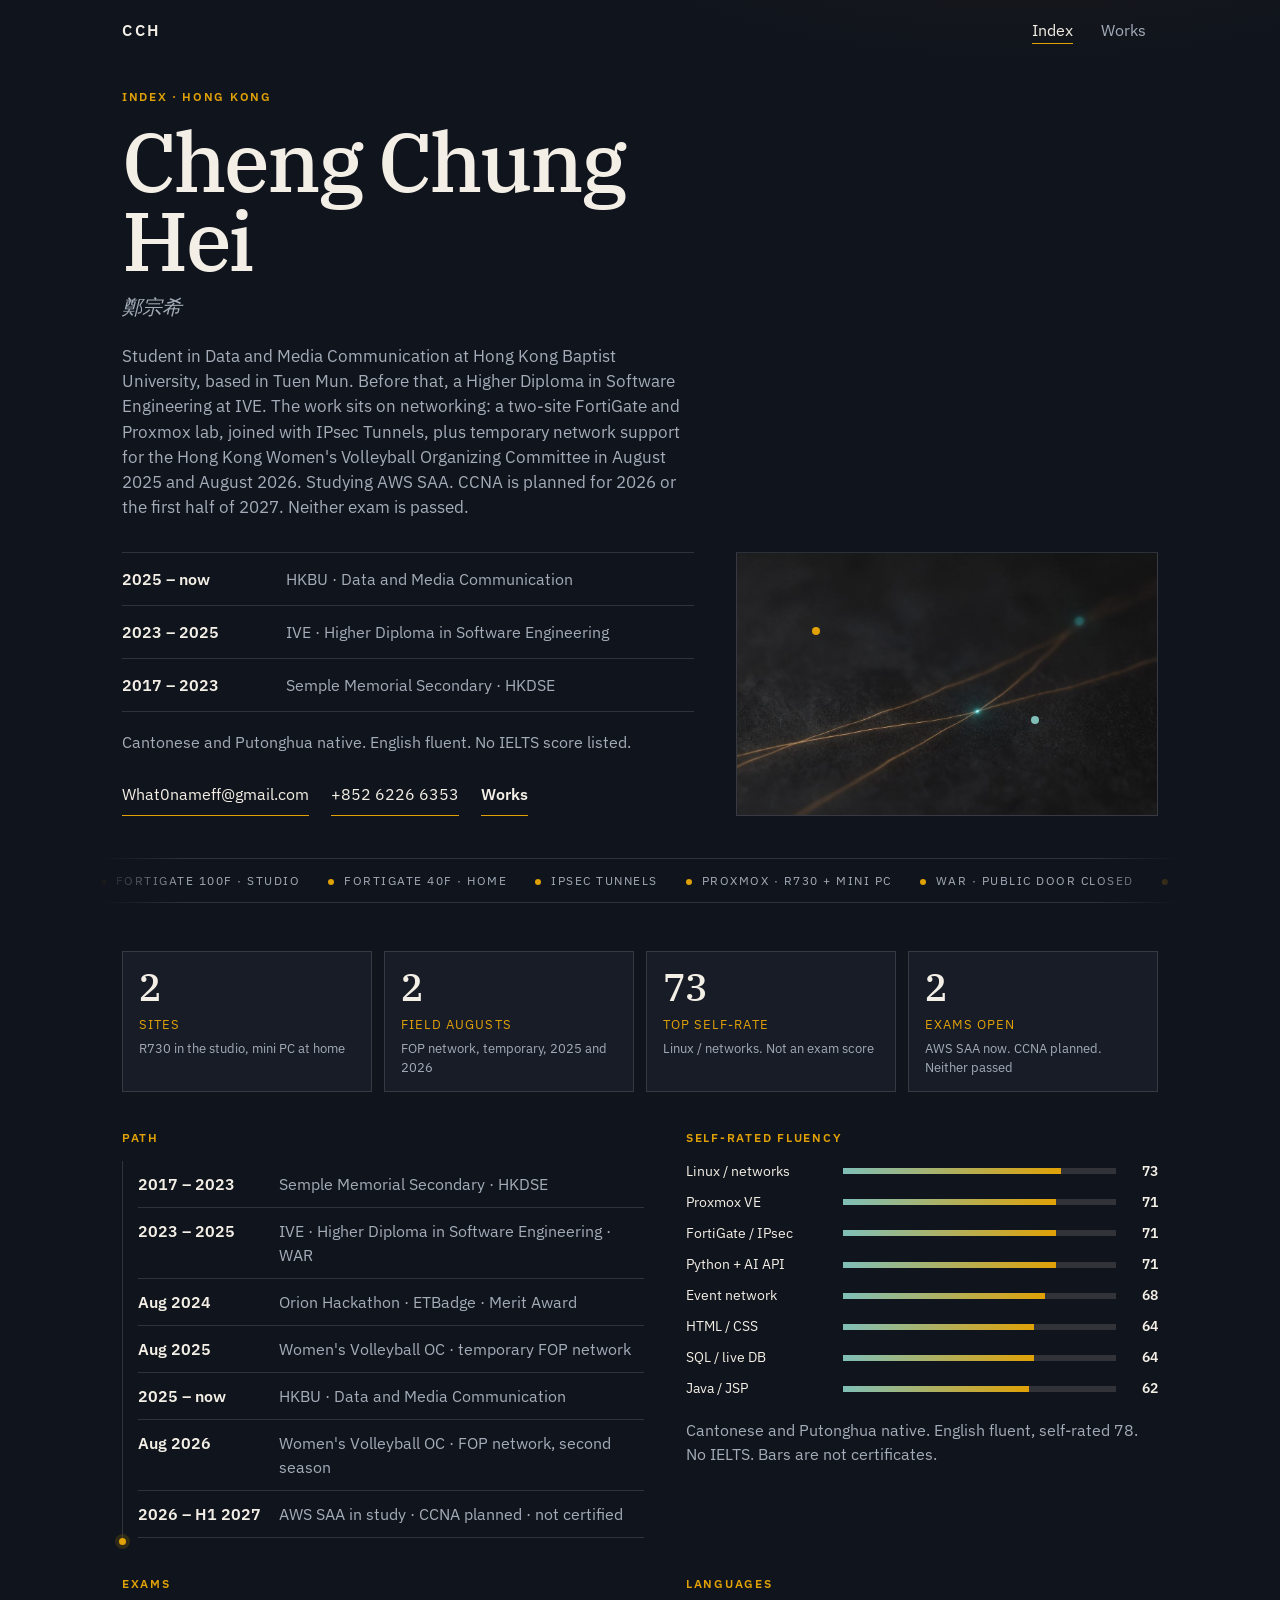
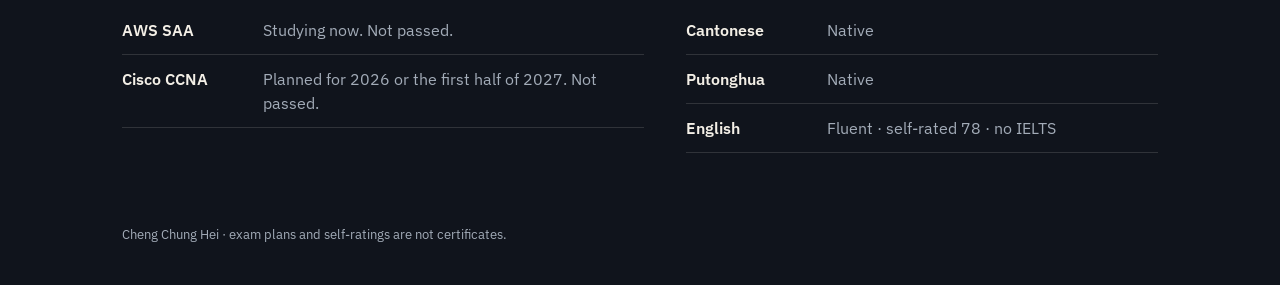
<file: index.html>
<!DOCTYPE html>
<html lang="en">
<head>
  <meta charset="utf-8" />
  <meta name="viewport" content="width=device-width, initial-scale=1" />
  <title>Cheng Chung Hei</title>
  <meta name="theme-color" content="#10141c" />
  <link rel="icon" href="favicon.svg" type="image/svg+xml" />
  <link rel="preconnect" href="https://fonts.googleapis.com" />
  <link rel="preconnect" href="https://fonts.gstatic.com" crossorigin />
  <link href="https://fonts.googleapis.com/css2?family=IBM+Plex+Sans:wght@400;600&family=IBM+Plex+Serif:ital,wght@0,500;1,400&display=swap" rel="stylesheet" />
  <link rel="stylesheet" href="css/site.css" />
  <script>(function(){try{if(sessionStorage.getItem("cch-seen"))document.documentElement.style.setProperty("--in","40ms")}catch(e){}})()</script>
</head>
<body>
  <div class="preloader" role="status" aria-label="Loading">
    <svg class="net" viewBox="0 0 148 60" aria-hidden="true">
      <path class="wire" d="M10 30 H48 L68 14 H108 L132 30" />
      <path class="wire alt" d="M48 30 L68 46 H108 L132 30" />
      <circle class="node" cx="10" cy="30" r="3.2" />
      <circle class="node n2" cx="68" cy="14" r="3.2" />
      <circle class="node n3" cx="68" cy="46" r="3.2" />
      <circle class="node n4" cx="132" cy="30" r="3.2" />
    </svg>
    <div class="load"><span></span></div>
  </div>
  <header class="nav">
    <a class="brand" href="index.html">CCH</a>
    <nav aria-label="Pages">
      <a href="index.html" aria-current="page">Index</a>
      <a href="works.html">Works</a>
    </nav>
  </header>
  <main>
    <div class="hero">
      <div>
        <p class="kicker rise d1">Index · Hong Kong</p>
        <h1 class="rise d2">Cheng Chung Hei</h1>
        <p class="zh rise d3">鄭宗希</p>
        <p class="lede rise d4">Student in Data and Media Communication at Hong Kong Baptist University, based in Tuen Mun. Before that, a Higher Diploma in Software Engineering at IVE. The work sits on networking: a two-site FortiGate and Proxmox lab, joined with IPsec Tunnels, plus temporary network support for the Hong Kong Women's Volleyball Organizing Committee in August 2025 and August 2026. Studying AWS SAA. CCNA is planned for 2026 or the first half of 2027. Neither exam is passed.</p>
        <section class="edu rise d5" aria-label="Education">
          <div><b>2025 – now</b><span>HKBU · Data and Media Communication</span></div>
          <div><b>2023 – 2025</b><span>IVE · Higher Diploma in Software Engineering</span></div>
          <div><b>2017 – 2023</b><span>Semple Memorial Secondary · HKDSE</span></div>
        </section>
        <p class="langs rise d6">Cantonese and Putonghua native. English fluent. No IELTS score listed.</p>
        <div class="row rise d7">
          <a href="mailto:What0nameff@gmail.com">What0nameff@gmail.com</a>
          <a href="tel:+85262266353">+852 6226 6353</a>
          <a class="next" href="works.html">Works</a>
        </div>
      </div>
      <figure class="visual rise d3">
        <div class="frame">
          <img src="img/signal.jpg" alt="Amber fiber-optic strands on a dark field" />
          <span class="pulse p1"></span>
          <span class="pulse p2"></span>
        </div>
      </figure>
    </div>

    <div class="ticker" aria-hidden="true">
      <div>
        <span>FortiGate 100F · studio</span>
        <span>FortiGate 40F · home</span>
        <span>IPsec Tunnels</span>
        <span>Proxmox · R730 + mini PC</span>
        <span>WAR · public door closed</span>
        <span>FOP network · Aug 2025 + Aug 2026</span>
        <span>AWS SAA · studying</span>
        <span>CCNA · planned, not passed</span>
        <span>FortiGate 100F · studio</span>
        <span>FortiGate 40F · home</span>
        <span>IPsec Tunnels</span>
        <span>Proxmox · R730 + mini PC</span>
        <span>WAR · public door closed</span>
        <span>FOP network · Aug 2025 + Aug 2026</span>
        <span>AWS SAA · studying</span>
        <span>CCNA · planned, not passed</span>
      </div>
    </div>

    <section class="sheet" aria-label="CV data">
      <ul class="stats">
        <li><b data-count="2">0</b><span>Sites</span><small>R730 in the studio, mini PC at home</small></li>
        <li><b data-count="2">0</b><span>Field Augusts</span><small>FOP network, temporary, 2025 and 2026</small></li>
        <li><b data-count="80">0</b><span>Top self-rate</span><small>Linux / networks. Not an exam score</small></li>
        <li><b data-count="2">0</b><span>Exams open</span><small>AWS SAA now. CCNA planned. Neither passed</small></li>
      </ul>
      <div class="split">
        <div>
          <h2>Path</h2>
          <ol class="path">
            <li><b>2017 – 2023</b><span>Semple Memorial Secondary · HKDSE</span></li>
            <li><b>2023 – 2025</b><span>IVE · Higher Diploma in Software Engineering · WAR</span></li>
            <li><b>Aug 2024</b><span>Orion Hackathon · ETBadge · Merit Award</span></li>
            <li><b>Aug 2025</b><span>Women's Volleyball OC · temporary FOP network</span></li>
            <li><b>2025 – now</b><span>HKBU · Data and Media Communication</span></li>
            <li><b>Aug 2026</b><span>Women's Volleyball OC · FOP network, second season</span></li>
            <li><b>2026 – H1 2027</b><span>AWS SAA in study · CCNA planned · not certified</span></li>
          </ol>
        </div>
        <div>
          <h2>Self-rated fluency</h2>
          <ul class="meters">
            <li><span>Linux / networks</span><span class="track" aria-hidden="true"><b style="width:80%"></b></span><b data-count="80">0</b></li>
            <li><span>Proxmox VE</span><span class="track" aria-hidden="true"><b style="width:78%"></b></span><b data-count="78">0</b></li>
            <li><span>FortiGate / IPsec</span><span class="track" aria-hidden="true"><b style="width:78%"></b></span><b data-count="78">0</b></li>
            <li><span>Python + AI API</span><span class="track" aria-hidden="true"><b style="width:78%"></b></span><b data-count="78">0</b></li>
            <li><span>Event network</span><span class="track" aria-hidden="true"><b style="width:74%"></b></span><b data-count="74">0</b></li>
            <li><span>HTML / CSS</span><span class="track" aria-hidden="true"><b style="width:70%"></b></span><b data-count="70">0</b></li>
            <li><span>SQL / live DB</span><span class="track" aria-hidden="true"><b style="width:70%"></b></span><b data-count="70">0</b></li>
            <li><span>Java / JSP</span><span class="track" aria-hidden="true"><b style="width:68%"></b></span><b data-count="68">0</b></li>
          </ul>
          <p class="langs">Cantonese and Putonghua native. English fluent, self-rated 78. No IELTS. Bars are not certificates.</p>
        </div>
      </div>
      <div class="split extra">
        <div>
          <h2>Exams</h2>
          <ul class="plain">
            <li><b>AWS SAA</b><span>Studying now. Not passed.</span></li>
            <li><b>Cisco CCNA</b><span>Planned for 2026 or the first half of 2027. Not passed.</span></li>
          </ul>
        </div>
        <div>
          <h2>Languages</h2>
          <ul class="plain">
            <li><b>Cantonese</b><span>Native</span></li>
            <li><b>Putonghua</b><span>Native</span></li>
            <li><b>English</b><span>Fluent · self-rated 78 · no IELTS</span></li>
          </ul>
        </div>
      </div>
    </section>
  </main>
  <p class="foot">Cheng Chung Hei · exam plans and self-ratings are not certificates.</p>
  <script src="js/site.js"></script>
</body>
</html>
</file>
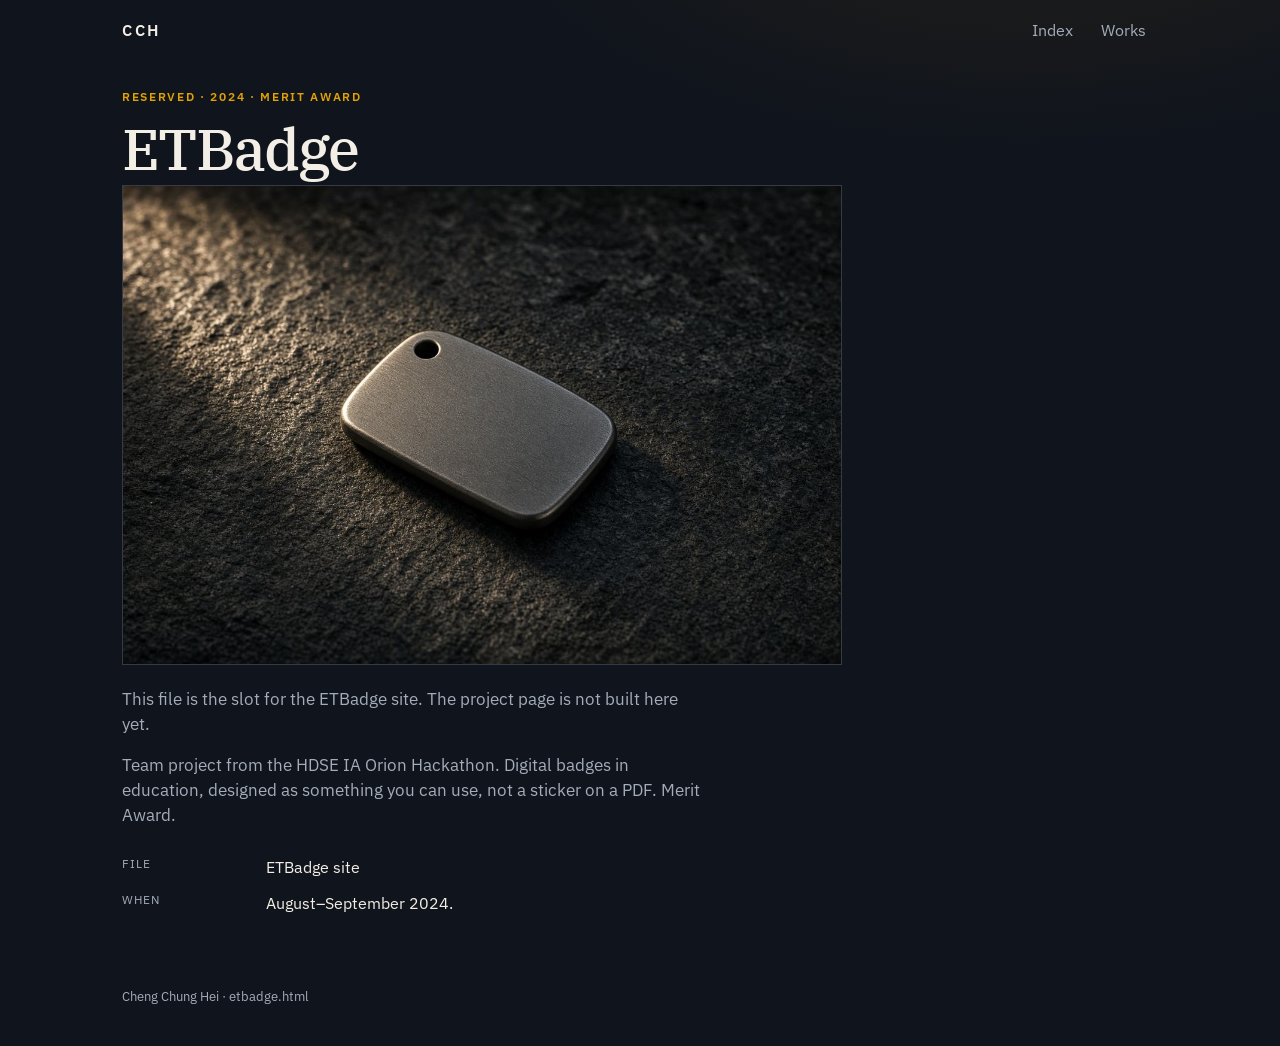
<file: etbadge.html>
<!DOCTYPE html>
<html lang="en">
<head>
  <meta charset="utf-8" />
  <meta name="viewport" content="width=device-width, initial-scale=1" />
  <title>ETBadge — Cheng Chung Hei</title>
  <meta name="theme-color" content="#10141c" />
  <link rel="icon" href="favicon.svg" type="image/svg+xml" />
  <link rel="preconnect" href="https://fonts.googleapis.com" />
  <link rel="preconnect" href="https://fonts.gstatic.com" crossorigin />
  <link href="https://fonts.googleapis.com/css2?family=IBM+Plex+Sans:wght@400;600&family=IBM+Plex+Serif:ital,wght@0,500;1,400&display=swap" rel="stylesheet" />
  <link rel="stylesheet" href="css/site.css" />
  <script>(function(){try{if(sessionStorage.getItem("cch-seen"))document.documentElement.style.setProperty("--in","40ms")}catch(e){}})()</script>
</head>
<body>
  <div class="preloader" role="status" aria-label="Loading">
    <svg class="net" viewBox="0 0 148 60" aria-hidden="true">
      <path class="wire" d="M10 30 H48 L68 14 H108 L132 30" />
      <path class="wire alt" d="M48 30 L68 46 H108 L132 30" />
      <circle class="node" cx="10" cy="30" r="3.2" />
      <circle class="node n2" cx="68" cy="14" r="3.2" />
      <circle class="node n3" cx="68" cy="46" r="3.2" />
      <circle class="node n4" cx="132" cy="30" r="3.2" />
    </svg>
    <div class="load"><span></span></div>
  </div>
  <header class="nav">
    <a class="brand" href="index.html">CCH</a>
    <nav aria-label="Pages">
      <a href="index.html">Index</a>
      <a href="works.html">Works</a>
    </nav>
  </header>
  <main class="slot">
    <p class="kicker rise d1">Reserved · 2024 · Merit Award</p>
    <h1 class="rise d2">ETBadge</h1>
    <figure class="shot rise d3">
      <img src="img/badge.jpg" alt="A small metal credential badge on dark stone" />
    </figure>
    <p class="lede rise d4">This file is the slot for the ETBadge site. The project page is not built here yet.</p>
    <p class="lede rise d5">Team project from the HDSE IA Orion Hackathon. Digital badges in education, designed as something you can use, not a sticker on a PDF. Merit Award.</p>
    <dl class="facts rise d6">
      <dt>File</dt>
      <dd data-file><a href="AI-generated electronic certificate and electronic badge template services/GenAI/templates/index.html">ETBadge site</a></dd>
      <dt>When</dt>
      <dd>August–September 2024.</dd>
    </dl>
  </main>
  <p class="foot">Cheng Chung Hei · <span data-file></span></p>
  <script src="js/site.js"></script>
</body>
</html>
</file>
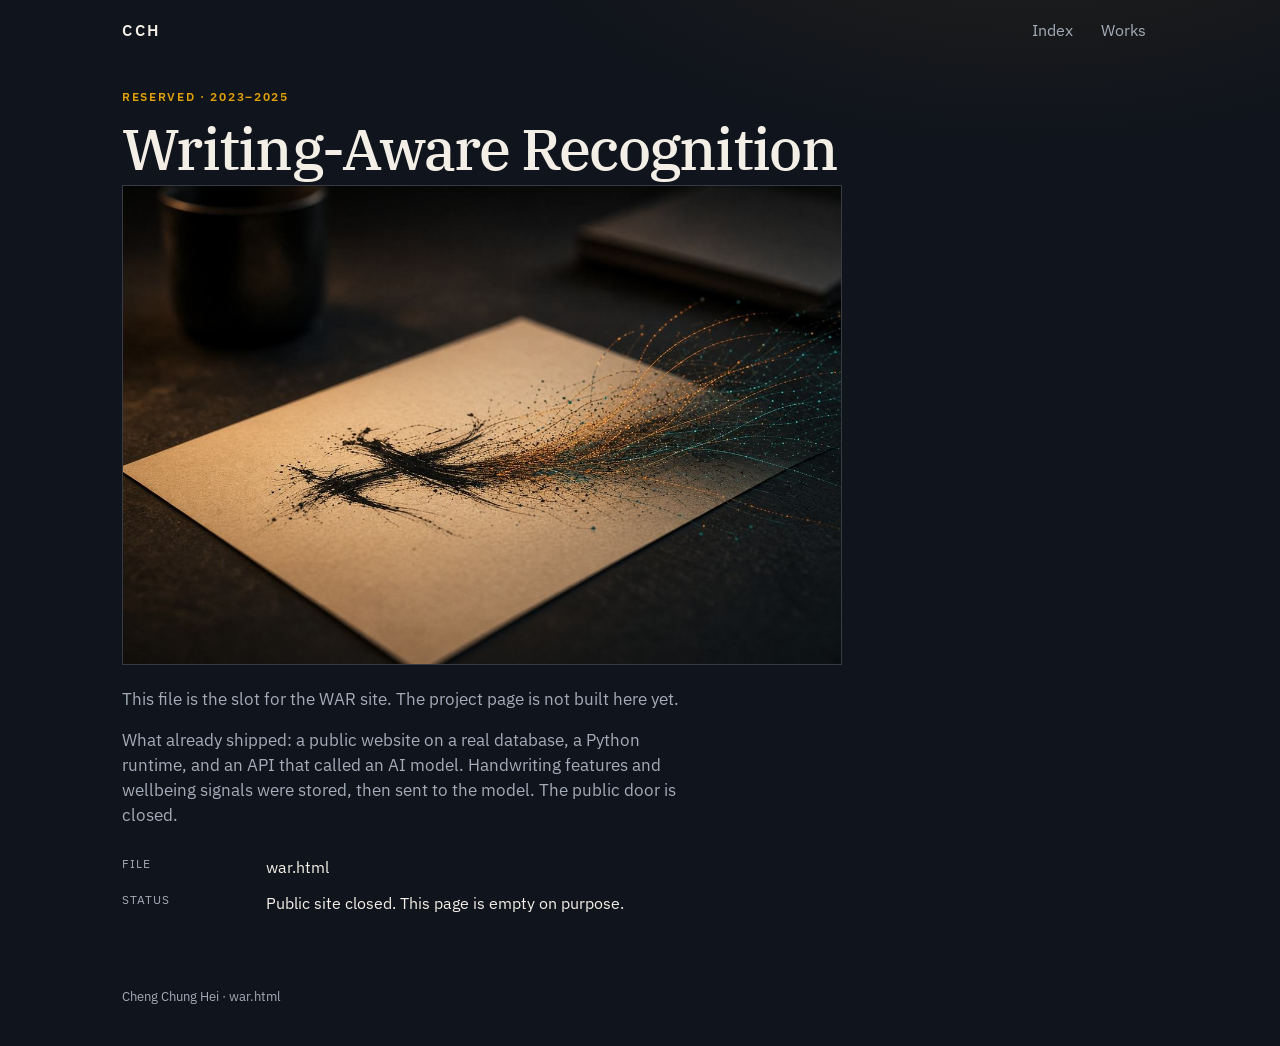
<file: war.html>
<!DOCTYPE html>
<html lang="en">
<head>
  <meta charset="utf-8" />
  <meta name="viewport" content="width=device-width, initial-scale=1" />
  <title>WAR — Cheng Chung Hei</title>
  <meta name="theme-color" content="#10141c" />
  <link rel="icon" href="favicon.svg" type="image/svg+xml" />
  <link rel="preconnect" href="https://fonts.googleapis.com" />
  <link rel="preconnect" href="https://fonts.gstatic.com" crossorigin />
  <link href="https://fonts.googleapis.com/css2?family=IBM+Plex+Sans:wght@400;600&family=IBM+Plex+Serif:ital,wght@0,500;1,400&display=swap" rel="stylesheet" />
  <link rel="stylesheet" href="css/site.css" />
  <script>(function(){try{if(sessionStorage.getItem("cch-seen"))document.documentElement.style.setProperty("--in","40ms")}catch(e){}})()</script>
</head>
<body>
  <div class="preloader" role="status" aria-label="Loading">
    <svg class="net" viewBox="0 0 148 60" aria-hidden="true">
      <path class="wire" d="M10 30 H48 L68 14 H108 L132 30" />
      <path class="wire alt" d="M48 30 L68 46 H108 L132 30" />
      <circle class="node" cx="10" cy="30" r="3.2" />
      <circle class="node n2" cx="68" cy="14" r="3.2" />
      <circle class="node n3" cx="68" cy="46" r="3.2" />
      <circle class="node n4" cx="132" cy="30" r="3.2" />
    </svg>
    <div class="load"><span></span></div>
  </div>
  <header class="nav">
    <a class="brand" href="index.html">CCH</a>
    <nav aria-label="Pages">
      <a href="index.html">Index</a>
      <a href="works.html">Works</a>
    </nav>
  </header>
  <main class="slot">
    <p class="kicker rise d1">Reserved · 2023–2025</p>
    <h1 class="rise d2">Writing-Aware Recognition</h1>
    <figure class="shot rise d3">
      <img src="img/war.jpg" alt="Ink strokes turning into thin data lines" />
    </figure>
    <p class="lede rise d4">This file is the slot for the WAR site. The project page is not built here yet.</p>
    <p class="lede rise d5">What already shipped: a public website on a real database, a Python runtime, and an API that called an AI model. Handwriting features and wellbeing signals were stored, then sent to the model. The public door is closed.</p>
    <dl class="facts rise d6">
      <dt>File</dt>
      <dd data-file></dd>
      <dt>Status</dt>
      <dd>Public site closed. This page is empty on purpose.</dd>
    </dl>
  </main>
  <p class="foot">Cheng Chung Hei · <span data-file></span></p>
  <script src="js/site.js"></script>
</body>
</html>
</file>
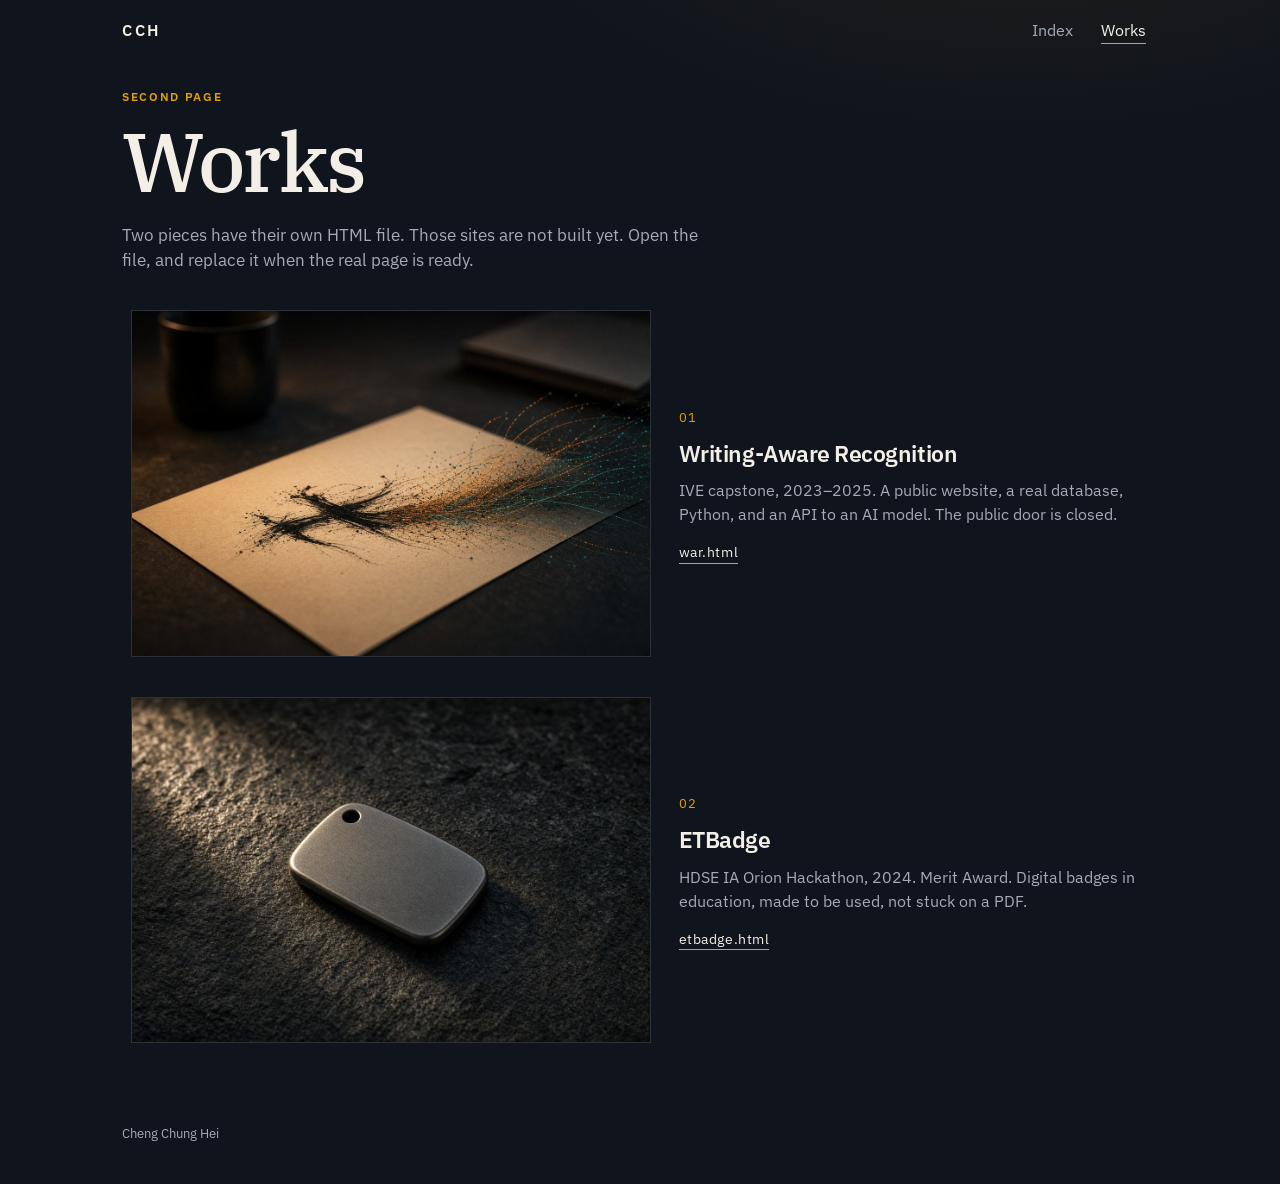
<file: works.html>
<!DOCTYPE html>
<html lang="en">
<head>
  <meta charset="utf-8" />
  <meta name="viewport" content="width=device-width, initial-scale=1" />
  <title>Works — Cheng Chung Hei</title>
  <meta name="theme-color" content="#10141c" />
  <link rel="icon" href="favicon.svg" type="image/svg+xml" />
  <link rel="preconnect" href="https://fonts.googleapis.com" />
  <link rel="preconnect" href="https://fonts.gstatic.com" crossorigin />
  <link href="https://fonts.googleapis.com/css2?family=IBM+Plex+Sans:wght@400;600&family=IBM+Plex+Serif:ital,wght@0,500;1,400&display=swap" rel="stylesheet" />
  <link rel="stylesheet" href="css/site.css" />
  <script>(function(){try{if(sessionStorage.getItem("cch-seen"))document.documentElement.style.setProperty("--in","40ms")}catch(e){}})()</script>
</head>
<body>
  <div class="preloader" role="status" aria-label="Loading">
    <svg class="net" viewBox="0 0 148 60" aria-hidden="true">
      <path class="wire" d="M10 30 H48 L68 14 H108 L132 30" />
      <path class="wire alt" d="M48 30 L68 46 H108 L132 30" />
      <circle class="node" cx="10" cy="30" r="3.2" />
      <circle class="node n2" cx="68" cy="14" r="3.2" />
      <circle class="node n3" cx="68" cy="46" r="3.2" />
      <circle class="node n4" cx="132" cy="30" r="3.2" />
    </svg>
    <div class="load"><span></span></div>
  </div>
  <header class="nav">
    <a class="brand" href="index.html">CCH</a>
    <nav aria-label="Pages">
      <a href="index.html">Index</a>
      <a href="works.html" aria-current="page">Works</a>
    </nav>
  </header>
  <main>
    <p class="kicker rise d1">Second page</p>
    <h1 class="rise d2">Works</h1>
    <p class="lede rise d3">Two pieces have their own HTML file. Those sites are not built yet. Open the file, and replace it when the real page is ready.</p>
    <div class="gallery">
      <a class="card rise d4" href="war.html">
        <span class="card-media"><img src="img/war.jpg" alt="Ink strokes turning into thin data lines" /></span>
        <span>
          <span class="num">01</span>
          <h2>Writing-Aware Recognition</h2>
          <p>IVE capstone, 2023–2025. A public website, a real database, Python, and an API to an AI model. The public door is closed.</p>
          <span class="go">war.html</span>
        </span>
      </a>
      <a class="card rise d5" href="etbadge.html">
        <span class="card-media"><img src="img/badge.jpg" alt="A small metal credential badge on dark stone" /></span>
        <span>
          <span class="num">02</span>
          <h2>ETBadge</h2>
          <p>HDSE IA Orion Hackathon, 2024. Merit Award. Digital badges in education, made to be used, not stuck on a PDF.</p>
          <span class="go">etbadge.html</span>
        </span>
      </a>
    </div>
  </main>
  <p class="foot">Cheng Chung Hei</p>
  <script src="js/site.js"></script>
</body>
</html>
</file>
<file: css/site.css>
:root {
  --bg: #10141c;
  --fg: #f3efe6;
  --muted: #a3acb8;
  --line: rgba(243, 239, 230, 0.14);
  --amber: #e0a106;
  --card: #171c27;
  --in: 0.88s;
}

* { box-sizing: border-box; }

html { scroll-behavior: smooth; }

body {
  margin: 0;
  background:
    radial-gradient(900px 420px at 80% -10%, rgba(224, 161, 6, 0.08), transparent 60%),
    var(--bg);
  color: var(--fg);
  font-family: "IBM Plex Sans", system-ui, sans-serif;
  line-height: 1.5;
}

a { color: inherit; text-decoration: none; }

.preloader {
  position: fixed;
  inset: 0;
  z-index: 40;
  background: var(--bg);
  display: flex;
  flex-direction: column;
  align-items: center;
  justify-content: center;
  gap: 18px;
  transition: opacity 0.45s ease, visibility 0.45s ease;
}

.net { width: 148px; height: 60px; }

.wire {
  fill: none;
  stroke: var(--amber);
  stroke-width: 1.4;
  stroke-linecap: round;
  stroke-linejoin: round;
  stroke-dasharray: 180;
  stroke-dashoffset: 180;
  animation: draw 1.05s cubic-bezier(0.2, 0.7, 0.2, 1) forwards;
}

.wire.alt { animation-delay: 0.12s; stroke: #7fbfb8; }

.node {
  fill: var(--fg);
  opacity: 0;
  transform-box: fill-box;
  transform-origin: center;
  animation: node 0.35s ease forwards;
}

.n2 { animation-delay: 0.28s; }
.n3 { animation-delay: 0.42s; }
.n4 { animation-delay: 0.62s; }

.load {
  width: 112px;
  height: 2px;
  background: var(--line);
  overflow: hidden;
}

.load span {
  display: block;
  height: 100%;
  width: 100%;
  background: var(--amber);
  transform-origin: left;
  transform: scaleX(0);
  animation: load 0.95s ease forwards;
}

.preloader.is-done {
  opacity: 0;
  visibility: hidden;
  pointer-events: none;
}

.nav {
  display: flex;
  justify-content: space-between;
  align-items: center;
  max-width: 1080px;
  margin: 0 auto;
  padding: 8px 22px;
}

.brand {
  font-weight: 600;
  letter-spacing: 0.16em;
  min-height: 44px;
  display: inline-flex;
  align-items: center;
}

.nav nav { display: flex; gap: 4px; }

.nav nav a {
  min-height: 44px;
  display: inline-flex;
  align-items: center;
  padding: 0 12px;
  color: var(--muted);
  position: relative;
  transition: color 0.2s ease, scale 0.15s ease;
}

.nav nav a:active { scale: 0.96; }

.nav nav a[aria-current="page"],
.nav nav a:hover { color: var(--fg); }

.nav nav a::after {
  content: "";
  position: absolute;
  left: 12px;
  right: 12px;
  bottom: 8px;
  height: 1px;
  background: var(--amber);
  transform: scaleX(0);
  transform-origin: left;
  transition: transform 0.2s ease;
}

.nav nav a[aria-current="page"]::after,
.nav nav a:hover::after { transform: scaleX(1); }

main {
  max-width: 1080px;
  margin: 0 auto;
  padding: 28px 22px 72px;
}

.hero {
  display: grid;
  grid-template-columns: minmax(0, 1.15fr) minmax(260px, 0.85fr);
  gap: 42px;
  align-items: end;
}

.kicker {
  color: var(--amber);
  letter-spacing: 0.14em;
  text-transform: uppercase;
  font-size: 0.75rem;
  font-weight: 600;
  margin: 0 0 16px;
}

h1 {
  font-family: "IBM Plex Serif", Georgia, serif;
  font-weight: 500;
  font-size: clamp(2.8rem, 7vw, 5.2rem);
  line-height: 0.95;
  letter-spacing: -0.03em;
  margin: 0;
}

.zh {
  margin: 12px 0 0;
  color: var(--muted);
  font-family: "IBM Plex Serif", Georgia, serif;
  font-style: italic;
  font-size: 1.25rem;
}

.lede {
  max-width: 58ch;
  font-size: 1.05rem;
  color: var(--muted);
  margin: 22px 0 0;
}

.visual {
  margin: 0;
  position: relative;
}

.visual img,
.card-media img,
.shot img {
  display: block;
  width: 100%;
  height: 100%;
  object-fit: cover;
}

.frame {
  position: relative;
  overflow: hidden;
  aspect-ratio: 16 / 10;
  background: var(--card);
  border: 1px solid var(--line);
  animation: unveil 1.15s cubic-bezier(0.2, 0.7, 0.2, 1) both;
  animation-delay: var(--in);
}

.frame img {
  transform: scale(1.06);
  animation: drift 16s ease-in-out infinite alternate;
}

.pulse {
  position: absolute;
  width: 8px;
  height: 8px;
  border-radius: 50%;
  background: var(--amber);
  box-shadow: 0 0 0 0 rgba(224, 161, 6, 0.55);
  animation: ping 2.4s ease-out infinite;
}

.p1 { top: 28%; left: 18%; }
.p2 { top: 62%; left: 70%; animation-delay: 0.8s; background: #7fbfb8; }

.edu { margin-top: 32px; border-top: 1px solid var(--line); }

.edu div {
  display: grid;
  grid-template-columns: 9.5rem 1fr;
  gap: 12px;
  padding: 14px 0;
  border-bottom: 1px solid var(--line);
}

.edu b { font-weight: 600; }
.edu span { color: var(--muted); }

.langs { color: var(--muted); margin: 18px 0 0; }

.row {
  display: flex;
  flex-wrap: wrap;
  gap: 8px 22px;
  margin-top: 18px;
  align-items: center;
}

.row a {
  min-height: 44px;
  display: inline-flex;
  align-items: center;
  border-bottom: 1px solid var(--amber);
  transition: color 0.2s ease, scale 0.15s ease;
}

.row a:hover { color: var(--amber); }
.row a:active { scale: 0.96; }

.next { color: var(--fg); font-weight: 600; }

.gallery {
  display: grid;
  gap: 22px;
  margin-top: 28px;
}

.card {
  display: grid;
  grid-template-columns: minmax(0, 1.05fr) minmax(0, 0.95fr);
  gap: 22px 28px;
  align-items: center;
  padding: 8px;
  border: 1px solid transparent;
  transition: background 0.2s ease, border-color 0.2s ease;
}

.card:hover {
  background: var(--card);
  border-color: var(--line);
}

.card-media {
  overflow: hidden;
  aspect-ratio: 3 / 2;
  background: #0c1016;
  border: 1px solid var(--line);
}

.card-media img {
  transition: transform 0.5s cubic-bezier(0.2, 0.7, 0.2, 1);
}

.card:hover .card-media img { transform: scale(1.05); }

.card h2 {
  margin: 8px 0 8px;
  font-size: 1.45rem;
  font-weight: 600;
  letter-spacing: -0.02em;
}

.card p { margin: 0; color: var(--muted); max-width: 46ch; }

.num {
  color: var(--amber);
  font-size: 0.8rem;
  letter-spacing: 0.12em;
}

.go {
  display: inline-flex;
  margin-top: 16px;
  color: var(--fg);
  font-size: 0.85rem;
  letter-spacing: 0.04em;
  border-bottom: 1px solid var(--amber);
  transition: transform 0.2s ease, color 0.2s ease;
}

.card:hover .go { color: var(--amber); transform: translateX(4px); }

.note { color: var(--muted); margin: 22px 0 0; font-size: 0.92rem; max-width: 62ch; }

.foot {
  max-width: 1080px;
  margin: 0 auto;
  padding: 0 22px 40px;
  color: var(--muted);
  font-size: 0.8rem;
}

.shot {
  margin: 8px 0 22px;
  overflow: hidden;
  aspect-ratio: 3 / 2;
  max-width: 720px;
  border: 1px solid var(--line);
  background: var(--card);
}

.slot h1 { font-size: clamp(2.2rem, 6vw, 3.6rem); }
.slot .lede { margin-top: 16px; }

.facts {
  margin: 26px 0 0;
  display: grid;
  grid-template-columns: 8rem 1fr;
  gap: 12px 16px;
}

.facts dt {
  color: var(--muted);
  font-size: 0.75rem;
  letter-spacing: 0.08em;
  text-transform: uppercase;
}

.facts dd { margin: 0; }

@keyframes draw { to { stroke-dashoffset: 0; } }
@keyframes node { to { opacity: 1; } }
@keyframes load { to { transform: scaleX(1); } }

@keyframes rise {
  from { opacity: 0; transform: translateY(18px); filter: blur(4px); }
  to { opacity: 1; transform: none; filter: blur(0); }
}

@keyframes drift {
  to { transform: scale(1.12) translate3d(-1.5%, -1%, 0); }
}

@keyframes ping {
  0% { box-shadow: 0 0 0 0 rgba(224, 161, 6, 0.45); }
  100% { box-shadow: 0 0 0 14px rgba(224, 161, 6, 0); }
}

@keyframes unveil {
  from { clip-path: inset(8% 8% 8% 8%); }
  to { clip-path: inset(0); }
}

@keyframes fill { to { transform: scaleX(1); } }

@keyframes scan {
  0% { top: -24%; }
  100% { top: 110%; }
}

@keyframes travel {
  0% { top: 0; }
  100% { top: calc(100% - 7px); }
}

@keyframes marquee {
  from { transform: translateX(0); }
  to { transform: translateX(-50%); }
}

.rise { animation: rise 0.75s cubic-bezier(0.2, 0.7, 0.2, 1) both; }
.d1 { animation-delay: var(--in); }
.d2 { animation-delay: calc(var(--in) + 0.08s); }
.d3 { animation-delay: calc(var(--in) + 0.16s); }
.d4 { animation-delay: calc(var(--in) + 0.24s); }
.d5 { animation-delay: calc(var(--in) + 0.32s); }
.d6 { animation-delay: calc(var(--in) + 0.4s); }
.d7 { animation-delay: calc(var(--in) + 0.48s); }

.ticker {
  margin: 42px -22px 0;
  overflow: hidden;
  border-top: 1px solid var(--line);
  border-bottom: 1px solid var(--line);
  mask-image: linear-gradient(90deg, transparent, #000 8%, #000 92%, transparent);
}

.ticker div {
  display: flex;
  width: max-content;
  gap: 28px;
  padding: 12px 0;
  animation: marquee 28s linear infinite;
}

.ticker span {
  color: var(--muted);
  font-size: 0.78rem;
  letter-spacing: 0.12em;
  text-transform: uppercase;
  white-space: nowrap;
}

.ticker span::before {
  content: "";
  display: inline-block;
  width: 6px;
  height: 6px;
  margin-right: 10px;
  border-radius: 50%;
  background: var(--amber);
  vertical-align: middle;
}

.sheet { margin-top: 48px; }

.stats {
  list-style: none;
  margin: 0 0 36px;
  padding: 0;
  display: grid;
  grid-template-columns: repeat(4, minmax(0, 1fr));
  gap: 12px;
}

.stats li {
  border: 1px solid var(--line);
  background: var(--card);
  padding: 16px 16px 14px;
  min-height: 44px;
  opacity: 0;
  transform: translateY(16px);
  transition: border-color 0.2s ease, transform 0.45s cubic-bezier(0.2, 0.7, 0.2, 1), opacity 0.45s ease;
}

.sheet.seen .stats li {
  opacity: 1;
  transform: none;
}

.sheet.seen .stats li:nth-child(1) { transition-delay: 0.05s; }
.sheet.seen .stats li:nth-child(2) { transition-delay: 0.12s; }
.sheet.seen .stats li:nth-child(3) { transition-delay: 0.19s; }
.sheet.seen .stats li:nth-child(4) { transition-delay: 0.26s; }

.stats li:hover { border-color: var(--amber); }

.stats b {
  display: block;
  font-family: "IBM Plex Serif", Georgia, serif;
  font-size: 2.4rem;
  font-weight: 500;
  line-height: 1;
  letter-spacing: -0.03em;
  font-variant-numeric: tabular-nums;
}

.stats span {
  display: block;
  margin-top: 8px;
  font-size: 0.82rem;
  letter-spacing: 0.08em;
  text-transform: uppercase;
  color: var(--amber);
}

.stats small {
  display: block;
  margin-top: 6px;
  color: var(--muted);
  font-size: 0.82rem;
  line-height: 1.4;
}

.split {
  display: grid;
  grid-template-columns: 1.05fr 0.95fr;
  gap: 42px;
}

.split.extra { margin-top: 36px; }

.sheet h2 {
  margin: 0 0 14px;
  font-size: 0.78rem;
  letter-spacing: 0.14em;
  text-transform: uppercase;
  color: var(--amber);
  font-weight: 600;
}

.path {
  list-style: none;
  margin: 0;
  padding: 0 0 0 16px;
  position: relative;
}

.path::before {
  content: "";
  position: absolute;
  left: 0;
  top: 0;
  bottom: 0;
  width: 1px;
  background: var(--line);
}

.path::after {
  content: "";
  position: absolute;
  left: -3px;
  width: 7px;
  height: 7px;
  border-radius: 50%;
  background: var(--amber);
  box-shadow: 0 0 0 4px rgba(224, 161, 6, 0.15);
  opacity: 0;
}

.sheet.seen .path::after { opacity: 1; animation: travel 8s linear infinite; }

.path li {
  display: grid;
  grid-template-columns: 8.2rem 1fr;
  gap: 10px;
  padding: 11px 0;
  border-bottom: 1px solid var(--line);
  opacity: 0;
}

.sheet.seen .path li { animation: rise 0.65s cubic-bezier(0.2, 0.7, 0.2, 1) both; }
.sheet.seen .path li:nth-child(1) { animation-delay: 0.05s; }
.sheet.seen .path li:nth-child(2) { animation-delay: 0.12s; }
.sheet.seen .path li:nth-child(3) { animation-delay: 0.19s; }
.sheet.seen .path li:nth-child(4) { animation-delay: 0.26s; }
.sheet.seen .path li:nth-child(5) { animation-delay: 0.33s; }
.sheet.seen .path li:nth-child(6) { animation-delay: 0.4s; }
.sheet.seen .path li:nth-child(7) { animation-delay: 0.47s; }

.path b { font-weight: 600; }
.path span { color: var(--muted); }

.plain {
  list-style: none;
  margin: 0;
  padding: 0;
}

.plain li {
  display: grid;
  grid-template-columns: 8.2rem 1fr;
  gap: 10px;
  padding: 12px 0;
  border-bottom: 1px solid var(--line);
  opacity: 0;
}

.sheet.seen .plain li { animation: rise 0.6s cubic-bezier(0.2, 0.7, 0.2, 1) both; }
.sheet.seen .plain li:nth-child(1) { animation-delay: 0.08s; }
.sheet.seen .plain li:nth-child(2) { animation-delay: 0.16s; }
.sheet.seen .plain li:nth-child(3) { animation-delay: 0.24s; }

.plain b { font-weight: 600; }
.plain span { color: var(--muted); }

.meters {
  list-style: none;
  margin: 0;
  padding: 0;
  display: grid;
  gap: 10px;
}

.meters li {
  display: grid;
  grid-template-columns: 9.2rem 1fr 2rem;
  gap: 10px;
  align-items: center;
  font-size: 0.88rem;
}

.meters li > b {
  text-align: right;
  font-variant-numeric: tabular-nums;
  font-weight: 600;
}

.track {
  display: block;
  height: 6px;
  background: var(--line);
  overflow: hidden;
}

.track b {
  display: block;
  height: 100%;
  background: linear-gradient(90deg, #7fbfb8, var(--amber));
  transform: scaleX(0);
  transform-origin: left;
}

.sheet.seen .track b {
  animation: fill 0.9s cubic-bezier(0.2, 0.7, 0.2, 1) forwards;
}

.sheet.seen .meters li:nth-child(1) .track b { animation-delay: 0.1s; }
.sheet.seen .meters li:nth-child(2) .track b { animation-delay: 0.18s; }
.sheet.seen .meters li:nth-child(3) .track b { animation-delay: 0.26s; }
.sheet.seen .meters li:nth-child(4) .track b { animation-delay: 0.34s; }
.sheet.seen .meters li:nth-child(5) .track b { animation-delay: 0.42s; }
.sheet.seen .meters li:nth-child(6) .track b { animation-delay: 0.5s; }
.sheet.seen .meters li:nth-child(7) .track b { animation-delay: 0.58s; }
.sheet.seen .meters li:nth-child(8) .track b { animation-delay: 0.66s; }

.frame::after {
  content: "";
  position: absolute;
  left: 0;
  right: 0;
  height: 22%;
  top: -24%;
  background: linear-gradient(transparent, rgba(243, 239, 230, 0.16), transparent);
  animation: scan 5.5s ease-in-out infinite;
  pointer-events: none;
}

@media (prefers-reduced-motion: reduce) {
  .preloader { display: none; }
  .rise, .load span, .wire, .node, .frame img, .pulse, .frame::after, .path::after, .path li, .track b, .ticker div, .frame, .plain li { animation: none; }
  .rise, .node, .wire, .path li, .plain li, .stats li { opacity: 1; transform: none; filter: none; stroke-dashoffset: 0; }
  .track b { transform: none; }
  .path::after { display: none; }
  .ticker div { flex-wrap: wrap; width: auto; padding: 12px 22px; }
  .card, .go, .nav nav a, .nav nav a::after, .preloader, .card-media img, .stats li { transition: none; }
}

@media (max-width: 800px) {
  .hero, .card, .split { grid-template-columns: 1fr; }
  .stats { grid-template-columns: 1fr 1fr; }
  .visual { order: -1; }
  .edu div, .facts, .path li, .plain li { grid-template-columns: 1fr; gap: 4px; }
  .meters li {
    grid-template-columns: 1fr auto;
  }
  .track { grid-column: 1 / -1; }
  .facts dd { margin-bottom: 10px; }
  .meters li > b { text-align: left; }
  main { padding-top: 12px; }
}
</file>
